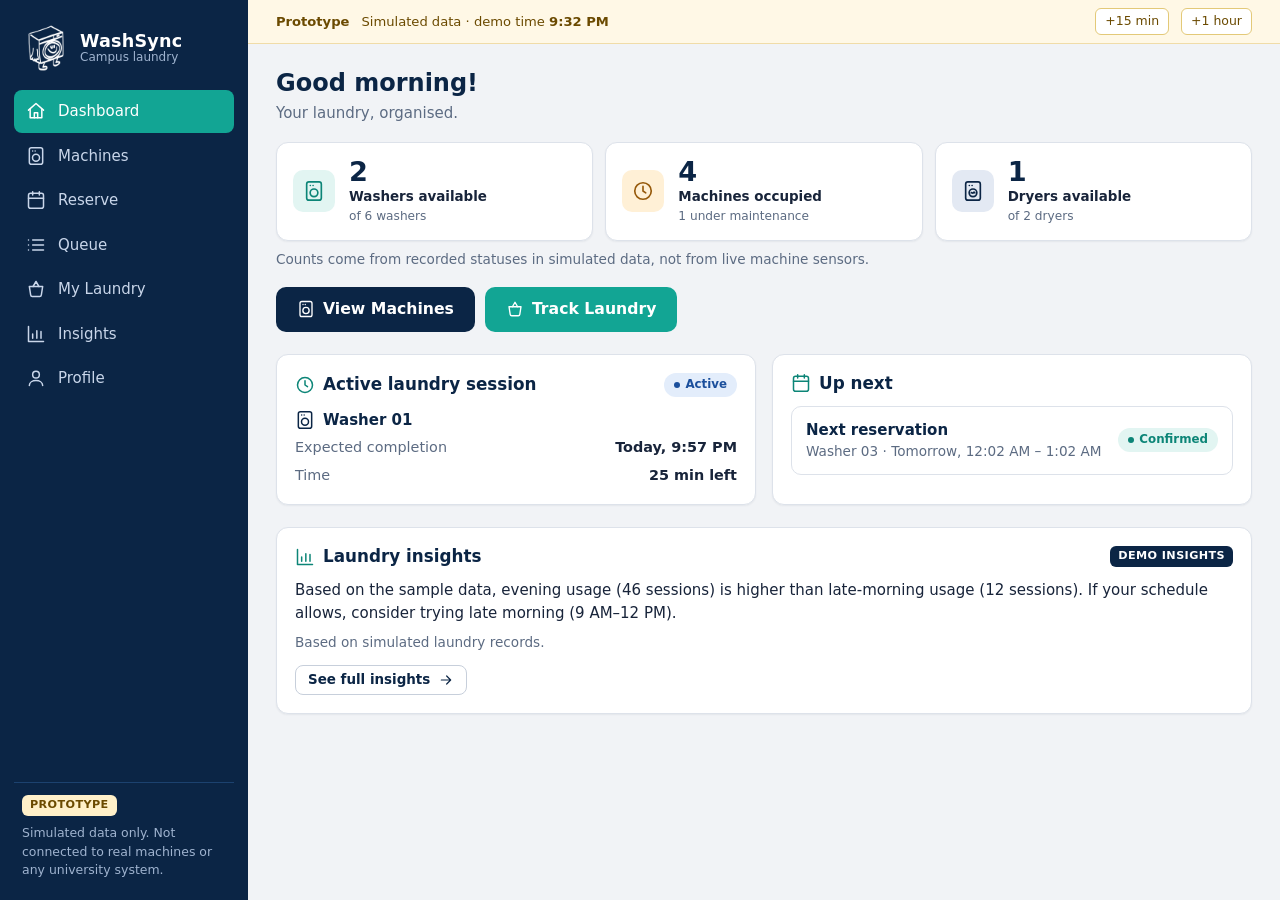
<file: index.html>
<!DOCTYPE html>
<html lang="en">
<head>
  <meta charset="utf-8">
  <meta name="viewport" content="width=device-width, initial-scale=1">
  <title>WashSync — Smart Campus Laundry (Prototype)</title>
  <meta name="description" content="WashSync interactive prototype using simulated data. Not connected to real machines.">
  <link rel="icon" type="image/png" href="favicon.png">
  <link rel="stylesheet" href="style.css">
</head>
<body>
  <a class="skip-link" href="#app">Skip to content</a>

  <div class="shell">
    <!-- Desktop sidebar -->
    <aside class="sidebar" aria-label="Sidebar">
      <a class="brand" href="#dashboard" data-nav="dashboard">
        <span class="brand-mark"><img class="brand-logo" src="logo.png" alt="" width="48" height="48"></span>
        <span class="brand-text"><strong>WashSync</strong><small>Campus laundry</small></span>
      </a>
      <nav id="sideNav" class="side-nav" aria-label="Main navigation"></nav>
      <div class="sidebar-foot">
        <span class="tag tag-proto">Prototype</span>
        <p>Simulated data only. Not connected to real machines or any university system.</p>
      </div>
    </aside>

    <div class="main">
      <header class="mobile-head">
        <a class="brand brand-light" href="#dashboard" data-nav="dashboard">
          <span class="brand-mark"><img class="brand-logo" src="logo.png" alt="" width="48" height="48"></span>
          <span class="brand-text"><strong>WashSync</strong></span>
        </a>
        <span class="tag tag-proto">Prototype</span>
      </header>

      <div class="demo-bar" id="demoBar" aria-label="Prototype demo controls"></div>

      <main id="app" tabindex="-1"></main>
    </div>

    <!-- Mobile bottom navigation -->
    <nav class="bottom-nav" id="bottomNav" aria-label="Main navigation"></nav>
  </div>

  <div id="toasts" class="toasts" aria-live="polite" aria-atomic="false"></div>
  <div id="modalRoot"></div>

  <noscript>WashSync is an interactive prototype and needs JavaScript enabled.</noscript>
  <script src="script.js"></script>
</body>
</html>
</file>
<file: style.css>
/* WashSync prototype — styles
   Palette: deep navy, teal, white on a light neutral grey background. */

:root {
  --navy: #0b2545;
  --navy-2: #13315c;
  --navy-3: #1c426f;
  --teal: #12a594;
  --teal-dark: #0c8577;
  --teal-soft: #e2f5f2;
  --bg: #f1f3f6;
  --card: #ffffff;
  --border: #dde2ea;
  --border-strong: #c7cfdb;
  --text: #18243a;
  --muted: #5c6b82;

  --ok: #0b7a6e;       --ok-bg: #dff5f1;
  --busy: #96590a;     --busy-bg: #fff0d6;
  --maint: #4b5565;    --maint-bg: #e7eaf0;
  --over: #b42318;     --over-bg: #fde7e4;
  --active: #1b4f9c;   --active-bg: #e3edfb;
  --done: #3d5a52;     --done-bg: #e6efec;

  --radius: 12px;
  --radius-sm: 8px;
  --shadow: 0 1px 2px rgba(11, 37, 69, 0.06);
  --font: "Segoe UI", system-ui, -apple-system, "Helvetica Neue", Arial, sans-serif;
}

*, *::before, *::after { box-sizing: border-box; }

html { -webkit-text-size-adjust: 100%; }

body {
  margin: 0;
  font-family: var(--font);
  font-size: 15px;
  line-height: 1.5;
  color: var(--text);
  background: var(--bg);
}

h1, h2, h3, h4 { margin: 0; line-height: 1.25; color: var(--navy); }
h1 { font-size: 1.5rem; font-weight: 700; }
h2 { font-size: 1.05rem; font-weight: 650; }
h3 { font-size: 1rem; font-weight: 650; }
p { margin: 0; }
a { color: var(--teal-dark); }
small { font-size: 0.8rem; }

.muted { color: var(--muted); }
.small { font-size: 0.85rem; }
.nowrap { white-space: nowrap; }
.hidden { display: none !important; }

.skip-link {
  position: absolute; left: -999px; top: 8px;
  background: var(--navy); color: #fff; padding: 8px 12px; border-radius: 6px; z-index: 100;
}
.skip-link:focus { left: 8px; }

:focus-visible { outline: 3px solid rgba(18, 165, 148, 0.55); outline-offset: 2px; }

/* ---------- Shell ---------- */
.shell { display: flex; min-height: 100vh; }
.main { flex: 1; min-width: 0; display: flex; flex-direction: column; }

.sidebar {
  width: 248px; flex: none;
  position: sticky; top: 0; height: 100vh;
  background: var(--navy); color: #fff;
  display: flex; flex-direction: column;
  padding: 20px 14px;
}

.brand { display: flex; align-items: center; gap: 10px; text-decoration: none; color: #fff; padding: 4px 8px 18px; }
.brand-mark { display: inline-flex; }
.brand-logo { width: 48px; height: 48px; border-radius: 12px; display: block; object-fit: cover; }
.mobile-head .brand-logo { width: 40px; height: 40px; border-radius: 10px; }
.brand-text { display: flex; flex-direction: column; line-height: 1.15; }
.brand-text strong { font-size: 1.1rem; letter-spacing: 0.2px; }
.brand-text small { color: #9fb3cf; font-size: 0.75rem; }

.side-nav { display: flex; flex-direction: column; gap: 2px; }
.side-nav a {
  display: flex; align-items: center; gap: 12px;
  color: #c9d6ea; text-decoration: none;
  padding: 10px 12px; border-radius: var(--radius-sm);
  font-weight: 500;
  transition: background 0.12s, color 0.12s;
}
.side-nav a:hover { background: var(--navy-2); color: #fff; }
.side-nav a:active { background: var(--navy-3); }
.side-nav a.active { background: var(--teal); color: #fff; }

.sidebar-foot { margin-top: auto; padding: 12px 8px 0; border-top: 1px solid var(--navy-3); color: #9fb3cf; font-size: 0.78rem; }
.sidebar-foot p { margin-top: 8px; }

.mobile-head {
  display: none; align-items: center; justify-content: space-between;
  background: var(--navy); color: #fff; padding: 10px 16px;
}
.mobile-head .brand { padding: 0; }

.demo-bar {
  display: flex; flex-wrap: wrap; align-items: center; gap: 8px 12px;
  background: #fff8e6; border-bottom: 1px solid #f0dca8; color: #6b4a00;
  padding: 8px 28px; font-size: 0.82rem;
}
.demo-bar strong { font-weight: 650; }
.demo-bar .spacer { flex: 1; }
.demo-bar button {
  font: inherit; font-size: 0.78rem; cursor: pointer;
  background: #fff; color: #6b4a00; border: 1px solid #e3c978; border-radius: 6px; padding: 3px 9px;
}
.demo-bar button:hover { background: #ffefc2; }
.demo-bar button:active { background: #ffe39a; }

#app { width: 100%; max-width: 1060px; margin: 0 auto; padding: 24px 28px 56px; outline: none; }

/* Bottom nav (mobile) */
.bottom-nav {
  display: none;
  position: fixed; left: 0; right: 0; bottom: 0; z-index: 20;
  background: #fff; border-top: 1px solid var(--border);
  padding: 4px 2px calc(4px + env(safe-area-inset-bottom));
}
.bottom-nav a {
  flex: 1; min-width: 0;
  display: flex; flex-direction: column; align-items: center; gap: 2px;
  text-decoration: none; color: var(--muted);
  font-size: 0.62rem; font-weight: 600;
  padding: 6px 0; border-radius: 8px;
}
.bottom-nav a .ico { width: 21px; height: 21px; }
.bottom-nav a.active { color: var(--teal-dark); background: var(--teal-soft); }
.bottom-nav a:active { background: var(--teal-soft); }

/* ---------- Common blocks ---------- */
.ico { flex: none; vertical-align: middle; }

.page-head { margin-bottom: 18px; }
.page-head p { color: var(--muted); margin-top: 4px; }
.page-head.row { display: flex; justify-content: space-between; align-items: flex-end; gap: 12px; flex-wrap: wrap; }

.card {
  background: var(--card); border: 1px solid var(--border);
  border-radius: var(--radius); box-shadow: var(--shadow);
  padding: 18px;
}
.card + .card { margin-top: 16px; }
.card-head { display: flex; align-items: center; justify-content: space-between; gap: 10px; margin-bottom: 12px; }
.card-title { display: flex; align-items: center; gap: 8px; }
.card-title .ico { color: var(--teal-dark); }

.grid { display: grid; gap: 16px; }
.grid-3 { grid-template-columns: repeat(3, 1fr); }
.grid-2 { grid-template-columns: repeat(2, 1fr); }
.grid-auto { grid-template-columns: repeat(auto-fill, minmax(290px, 1fr)); }
.grid .card + .card { margin-top: 0; }
.section { margin-top: 22px; }
.section > h2 { margin-bottom: 10px; }

.two-col { display: grid; grid-template-columns: minmax(0, 1fr) minmax(0, 1fr); gap: 16px; align-items: start; }
.two-col > .card { margin-top: 0; }

/* Buttons */
.btn {
  font: inherit; font-weight: 600; font-size: 0.92rem;
  display: inline-flex; align-items: center; justify-content: center; gap: 8px;
  border: 1px solid transparent; border-radius: 10px;
  padding: 9px 16px; cursor: pointer; text-decoration: none;
  transition: background 0.12s, border-color 0.12s, transform 0.05s;
  line-height: 1.2;
}
.btn:active { transform: translateY(1px); }
.btn-primary { background: var(--navy); color: #fff; }
.btn-primary:hover { background: var(--navy-2); }
.btn-primary:active { background: var(--navy-3); }
.btn-teal { background: var(--teal); color: #fff; }
.btn-teal:hover { background: var(--teal-dark); }
.btn-outline { background: #fff; color: var(--navy); border-color: var(--border-strong); }
.btn-outline:hover { background: #f5f7fa; border-color: var(--navy-3); }
.btn-outline:active { background: #e9edf3; }
.btn-danger { background: #fff; color: var(--over); border-color: #efb7b1; }
.btn-danger:hover { background: var(--over-bg); }
.btn-sm { padding: 6px 12px; font-size: 0.84rem; border-radius: 8px; }
.btn-block { width: 100%; }
.btn:disabled, .btn[aria-disabled="true"] {
  background: #eef0f4; color: #8b95a6; border-color: var(--border); cursor: not-allowed; transform: none;
}
.btn-row { display: flex; flex-wrap: wrap; gap: 10px; }

/* Badges & tags */
.badge {
  display: inline-flex; align-items: center; gap: 5px;
  font-size: 0.74rem; font-weight: 650; border-radius: 999px; padding: 3px 10px; white-space: nowrap;
}
.badge::before { content: ""; width: 6px; height: 6px; border-radius: 50%; background: currentColor; }
.badge-available { background: var(--ok-bg); color: var(--ok); }
.badge-occupied { background: var(--busy-bg); color: var(--busy); }
.badge-maintenance { background: var(--maint-bg); color: var(--maint); }
.badge-active { background: var(--active-bg); color: var(--active); }
.badge-overdue { background: var(--over-bg); color: var(--over); }
.badge-completed { background: var(--done-bg); color: var(--done); }
.badge-confirmed { background: var(--teal-soft); color: var(--teal-dark); }
.badge-cancelled { background: var(--maint-bg); color: var(--maint); }
.badge-waiting { background: var(--busy-bg); color: var(--busy); }

.tag {
  display: inline-block; font-size: 0.7rem; font-weight: 700; letter-spacing: 0.4px; text-transform: uppercase;
  border-radius: 6px; padding: 2px 8px;
}
.tag-proto { background: #fff0c9; color: #6b4a00; }
.tag-demo { background: var(--navy); color: #fff; }
.tag-planned { background: #ece7fb; color: #4b34a3; }
.chip-type { font-size: 0.74rem; font-weight: 600; color: var(--muted); background: #eef1f5; border-radius: 6px; padding: 2px 8px; }

/* Callouts */
.callout {
  display: flex; gap: 10px; align-items: flex-start;
  border-radius: var(--radius-sm); padding: 10px 12px; font-size: 0.88rem;
  border: 1px solid; margin: 12px 0 0;
}
.callout .ico { margin-top: 2px; }
.callout-info { background: #eef5fd; border-color: #c9dcf4; color: #1c3f73; }
.callout-warn { background: #fff7e6; border-color: #f2dba4; color: #6b4a00; }
.callout-error { background: var(--over-bg); border-color: #f3b9b3; color: #8a1a10; }
.callout-ok { background: var(--ok-bg); border-color: #a9e0d6; color: #0a5f55; }
.callout .btn-row { margin-top: 8px; }
.callout p + p { margin-top: 4px; }

/* ---------- Dashboard ---------- */
.stats { display: grid; grid-template-columns: repeat(3, 1fr); gap: 12px; }
.stat { display: flex; align-items: center; gap: 14px; background: var(--card); border: 1px solid var(--border); border-radius: var(--radius); padding: 14px 16px; box-shadow: var(--shadow); }
.stat-ico { width: 42px; height: 42px; border-radius: 10px; display: grid; place-items: center; flex: none; }
.stat-ico.teal { background: var(--teal-soft); color: var(--teal-dark); }
.stat-ico.amber { background: var(--busy-bg); color: var(--busy); }
.stat-ico.navy { background: #e3e9f3; color: var(--navy); }
.stat-num { font-size: 1.7rem; font-weight: 700; color: var(--navy); line-height: 1.1; }
.stat-label { font-size: 0.84rem; font-weight: 600; }
.stat-sub { font-size: 0.76rem; color: var(--muted); }

.hero-actions { display: flex; flex-wrap: wrap; gap: 10px; margin-top: 18px; }
.hero-actions .btn { padding: 12px 20px; font-size: 0.98rem; }

.kv { display: grid; grid-template-columns: auto 1fr; gap: 6px 14px; margin: 0; font-size: 0.9rem; }
.kv dt { color: var(--muted); }
.kv dd { margin: 0; font-weight: 600; text-align: right; }

.big-time { font-size: 1.35rem; font-weight: 700; color: var(--navy); }
.empty { text-align: center; color: var(--muted); padding: 14px 6px; }
.empty .btn { margin-top: 10px; }

.list { display: flex; flex-direction: column; gap: 10px; }
.row-item {
  display: flex; align-items: center; justify-content: space-between; gap: 12px; flex-wrap: wrap;
  border: 1px solid var(--border); border-radius: 10px; padding: 12px 14px; background: #fff;
}
.row-item .grow { flex: 1; min-width: 160px; }
.row-title { font-weight: 650; color: var(--navy); display: flex; align-items: center; gap: 8px; flex-wrap: wrap; }

.queue-pos {
  width: 48px; height: 48px; border-radius: 12px; background: var(--navy); color: #fff;
  display: grid; place-items: center; font-size: 1.15rem; font-weight: 700; flex: none;
}

/* ---------- Machines ---------- */
.filters { display: flex; flex-wrap: wrap; gap: 8px; margin: 0 0 16px; }
.chip {
  font: inherit; font-size: 0.86rem; font-weight: 600; cursor: pointer;
  background: #fff; border: 1px solid var(--border-strong); color: var(--navy);
  border-radius: 999px; padding: 6px 14px;
}
.chip:hover { background: #f5f7fa; }
.chip[aria-pressed="true"] { background: var(--navy); color: #fff; border-color: var(--navy); }

.machine { cursor: pointer; display: flex; flex-direction: column; gap: 12px; transition: border-color 0.12s, box-shadow 0.12s; }
.machine:hover { border-color: var(--navy-3); box-shadow: 0 2px 8px rgba(11, 37, 69, 0.1); }
.machine-top { display: flex; align-items: flex-start; gap: 12px; }
.machine-ico { width: 42px; height: 42px; border-radius: 10px; display: grid; place-items: center; flex: none; background: #e3e9f3; color: var(--navy); }
.machine.s-available .machine-ico { background: var(--ok-bg); color: var(--ok); }
.machine.s-occupied .machine-ico { background: var(--busy-bg); color: var(--busy); }
.machine.s-maintenance { opacity: 0.86; }
.machine.s-maintenance .machine-ico { background: var(--maint-bg); color: var(--maint); }
.machine-name { all: unset; cursor: pointer; font-weight: 700; color: var(--navy); font-size: 1.02rem; }
.machine-name:focus-visible { outline: 3px solid rgba(18, 165, 148, 0.55); border-radius: 4px; }
.machine-info { flex: 1; min-width: 0; }
.machine-meta { font-size: 0.86rem; color: var(--muted); display: flex; flex-direction: column; gap: 2px; min-height: 1.3em; }
.machine-actions { margin-top: auto; }

/* ---------- Forms ---------- */
.field { display: flex; flex-direction: column; gap: 5px; margin-bottom: 14px; }
.field label { font-weight: 600; font-size: 0.88rem; color: var(--navy); }
.field .hint { font-size: 0.8rem; color: var(--muted); }
.input, select.input {
  font: inherit; color: var(--text); background: #fff;
  border: 1px solid var(--border-strong); border-radius: 9px; padding: 9px 11px; width: 100%;
  min-height: 42px;
}
.input:hover { border-color: var(--navy-3); }
.input:focus { outline: 3px solid rgba(18, 165, 148, 0.35); border-color: var(--teal); }
.field-row { display: grid; grid-template-columns: 1fr 1fr; gap: 12px; }
.form-msg { margin-bottom: 12px; }

.switch-row { display: flex; align-items: center; justify-content: space-between; gap: 14px; padding: 12px 0; border-bottom: 1px solid var(--border); }
.switch-row:last-of-type { border-bottom: 0; }
.switch-row .sw-text strong { display: block; font-size: 0.92rem; }
.switch-row .sw-text span { font-size: 0.82rem; color: var(--muted); }
.switch { position: relative; width: 46px; height: 26px; flex: none; }
.switch input { position: absolute; inset: 0; opacity: 0; width: 100%; height: 100%; margin: 0; cursor: pointer; z-index: 1; }
.switch .track { position: absolute; inset: 0; background: #c3cbd8; border-radius: 999px; transition: background 0.15s; }
.switch .thumb { position: absolute; top: 3px; left: 3px; width: 20px; height: 20px; background: #fff; border-radius: 50%; transition: transform 0.15s; box-shadow: 0 1px 2px rgba(0,0,0,0.25); }
.switch input:checked ~ .track { background: var(--teal); }
.switch input:checked ~ .thumb { transform: translateX(20px); }
.switch input:focus-visible ~ .track { outline: 3px solid rgba(18, 165, 148, 0.55); outline-offset: 2px; }

/* ---------- Sessions ---------- */
.session { border: 1px solid var(--border); border-left: 4px solid var(--active); border-radius: 10px; padding: 14px; background: #fff; }
.session.overdue { border-left-color: var(--over); background: #fffafa; }
.session.completed { border-left-color: var(--done); }
.session-top { display: flex; align-items: center; justify-content: space-between; gap: 10px; flex-wrap: wrap; }
.session-times { display: flex; gap: 18px; flex-wrap: wrap; margin: 8px 0; font-size: 0.88rem; color: var(--muted); }
.session-times b { color: var(--text); font-weight: 650; }
.remaining { font-weight: 700; font-size: 1.02rem; color: var(--active); }
.session.overdue .remaining { color: var(--over); }
.progress { height: 8px; border-radius: 999px; background: #e8ecf2; overflow: hidden; margin: 8px 0 12px; }
.progress > span { display: block; height: 100%; background: var(--active); border-radius: 999px; transition: width 0.4s; }
.session.overdue .progress > span { background: var(--over); }

/* ---------- Insights ---------- */
.demo-banner {
  display: flex; flex-wrap: wrap; align-items: center; gap: 10px;
  background: var(--navy); color: #fff; border-radius: var(--radius-sm); padding: 10px 14px; font-weight: 650; font-size: 0.88rem;
  letter-spacing: 0.2px;
}
.chart-wrap { margin-top: 6px; }
.bars { display: grid; grid-template-columns: repeat(6, 1fr); gap: 10px; height: 230px; align-items: end; border-bottom: 2px solid var(--border-strong); padding: 0 4px; position: relative;
  background-image: linear-gradient(to top, transparent 24.6%, #eef1f5 25%, transparent 25.4%, transparent 49.6%, #eef1f5 50%, transparent 50.4%, transparent 74.6%, #eef1f5 75%, transparent 75.4%);
}
.bar-col { display: flex; flex-direction: column; justify-content: flex-end; align-items: center; height: 100%; }
.bar-val { font-weight: 700; font-size: 0.86rem; color: var(--navy); margin-bottom: 3px; }
.bar { width: 100%; max-width: 58px; border-radius: 6px 6px 0 0; background: #9db3d1; min-height: 4px; }
.bar.busy { background: var(--navy); }
.bar.quiet { background: var(--teal); }
.bar-labels { display: grid; grid-template-columns: repeat(6, 1fr); gap: 10px; padding: 8px 4px 0; text-align: center; font-size: 0.78rem; font-weight: 650; color: var(--navy); }
.bar-labels small { display: block; font-weight: 500; color: var(--muted); font-size: 0.7rem; }
.legend { display: flex; flex-wrap: wrap; gap: 14px; margin-top: 12px; font-size: 0.8rem; color: var(--muted); }
.legend i { display: inline-block; width: 11px; height: 11px; border-radius: 3px; margin-right: 6px; vertical-align: -1px; }
.rank { display: flex; flex-direction: column; gap: 8px; margin: 0; padding: 0; list-style: none; }
.rank li { display: flex; justify-content: space-between; gap: 10px; border: 1px solid var(--border); border-radius: 9px; padding: 9px 12px; background: #fff; }
.rank b { color: var(--navy); }
.reco { border-left: 4px solid var(--teal); background: var(--teal-soft); border-radius: var(--radius-sm); padding: 14px 16px; }
.reco p { font-size: 1.02rem; font-weight: 600; color: #0a4d45; }
table.data { width: 100%; border-collapse: collapse; font-size: 0.88rem; }
table.data th, table.data td { text-align: left; padding: 8px 10px; border-bottom: 1px solid var(--border); }
table.data th { color: var(--muted); font-weight: 600; font-size: 0.8rem; }
table.data td.num, table.data th.num { text-align: right; }

/* ---------- Profile ---------- */
.avatar { width: 64px; height: 64px; border-radius: 50%; background: var(--navy); color: #fff; display: grid; place-items: center; font-size: 1.4rem; font-weight: 700; flex: none; }
.profile-head { display: flex; align-items: center; gap: 16px; margin-bottom: 14px; }

/* ---------- Modal ---------- */
.modal-backdrop {
  position: fixed; inset: 0; background: rgba(11, 37, 69, 0.5); z-index: 50;
  display: flex; align-items: center; justify-content: center; padding: 16px;
}
.modal {
  background: #fff; border-radius: 14px; width: 100%; max-width: 480px; max-height: calc(100vh - 32px); overflow: auto;
  padding: 20px; box-shadow: 0 12px 40px rgba(11, 37, 69, 0.3);
}
.modal-head { display: flex; align-items: flex-start; justify-content: space-between; gap: 12px; margin-bottom: 14px; }
.modal-x { all: unset; cursor: pointer; padding: 4px; border-radius: 6px; color: var(--muted); }
.modal-x:hover { background: #eef1f5; }
.modal-x:focus-visible { outline: 3px solid rgba(18, 165, 148, 0.55); }
.modal .btn-row { margin-top: 16px; }
.modal h3 + .muted { margin-top: 2px; }

/* ---------- Toasts ---------- */
.toasts { position: fixed; right: 18px; bottom: 18px; z-index: 60; display: flex; flex-direction: column; gap: 10px; max-width: min(380px, calc(100vw - 32px)); }
.toast {
  display: flex; align-items: flex-start; gap: 10px;
  background: var(--navy); color: #fff; border-radius: 10px; padding: 12px 14px; font-size: 0.9rem;
  box-shadow: 0 6px 20px rgba(11, 37, 69, 0.3);
}
.toast-success .toast-ico { color: #5eead4; }
.toast-error { background: #7f1d16; }
.toast-error .toast-ico { color: #fecaca; }
.toast-info .toast-ico { color: #bfdbfe; }
.toast-msg { flex: 1; }
.toast-link { all: unset; cursor: pointer; font-weight: 700; text-decoration: underline; white-space: nowrap; }
.toast-x { all: unset; cursor: pointer; opacity: 0.7; padding: 0 2px; font-size: 1.1rem; line-height: 1; }
.toast-x:hover { opacity: 1; }

/* ---------- Responsive ---------- */
@media (max-width: 899px) {
  .sidebar { display: none; }
  .mobile-head { display: flex; }
  .bottom-nav { display: flex; }
  .demo-bar { padding: 8px 16px; }
  #app { padding: 16px 16px 100px; }
  .toasts { bottom: 78px; right: 12px; left: 12px; max-width: none; }
}

@media (max-width: 720px) {
  h1 { font-size: 1.35rem; }
  .stats { grid-template-columns: 1fr; }
  .stat { padding: 12px 14px; }
  .grid-3, .grid-2, .two-col { grid-template-columns: 1fr; }
  .grid-auto { grid-template-columns: 1fr; }
  .hero-actions .btn { flex: 1 1 100%; }
  .bars { gap: 5px; height: 200px; }
  .bar-labels { gap: 5px; font-size: 0.68rem; }
  .bar-labels small { font-size: 0.62rem; }
}

@media (max-width: 380px) {
  .bottom-nav a { font-size: 0.56rem; }
}

@media (prefers-reduced-motion: reduce) {
  * { transition: none !important; }
}
</file>
